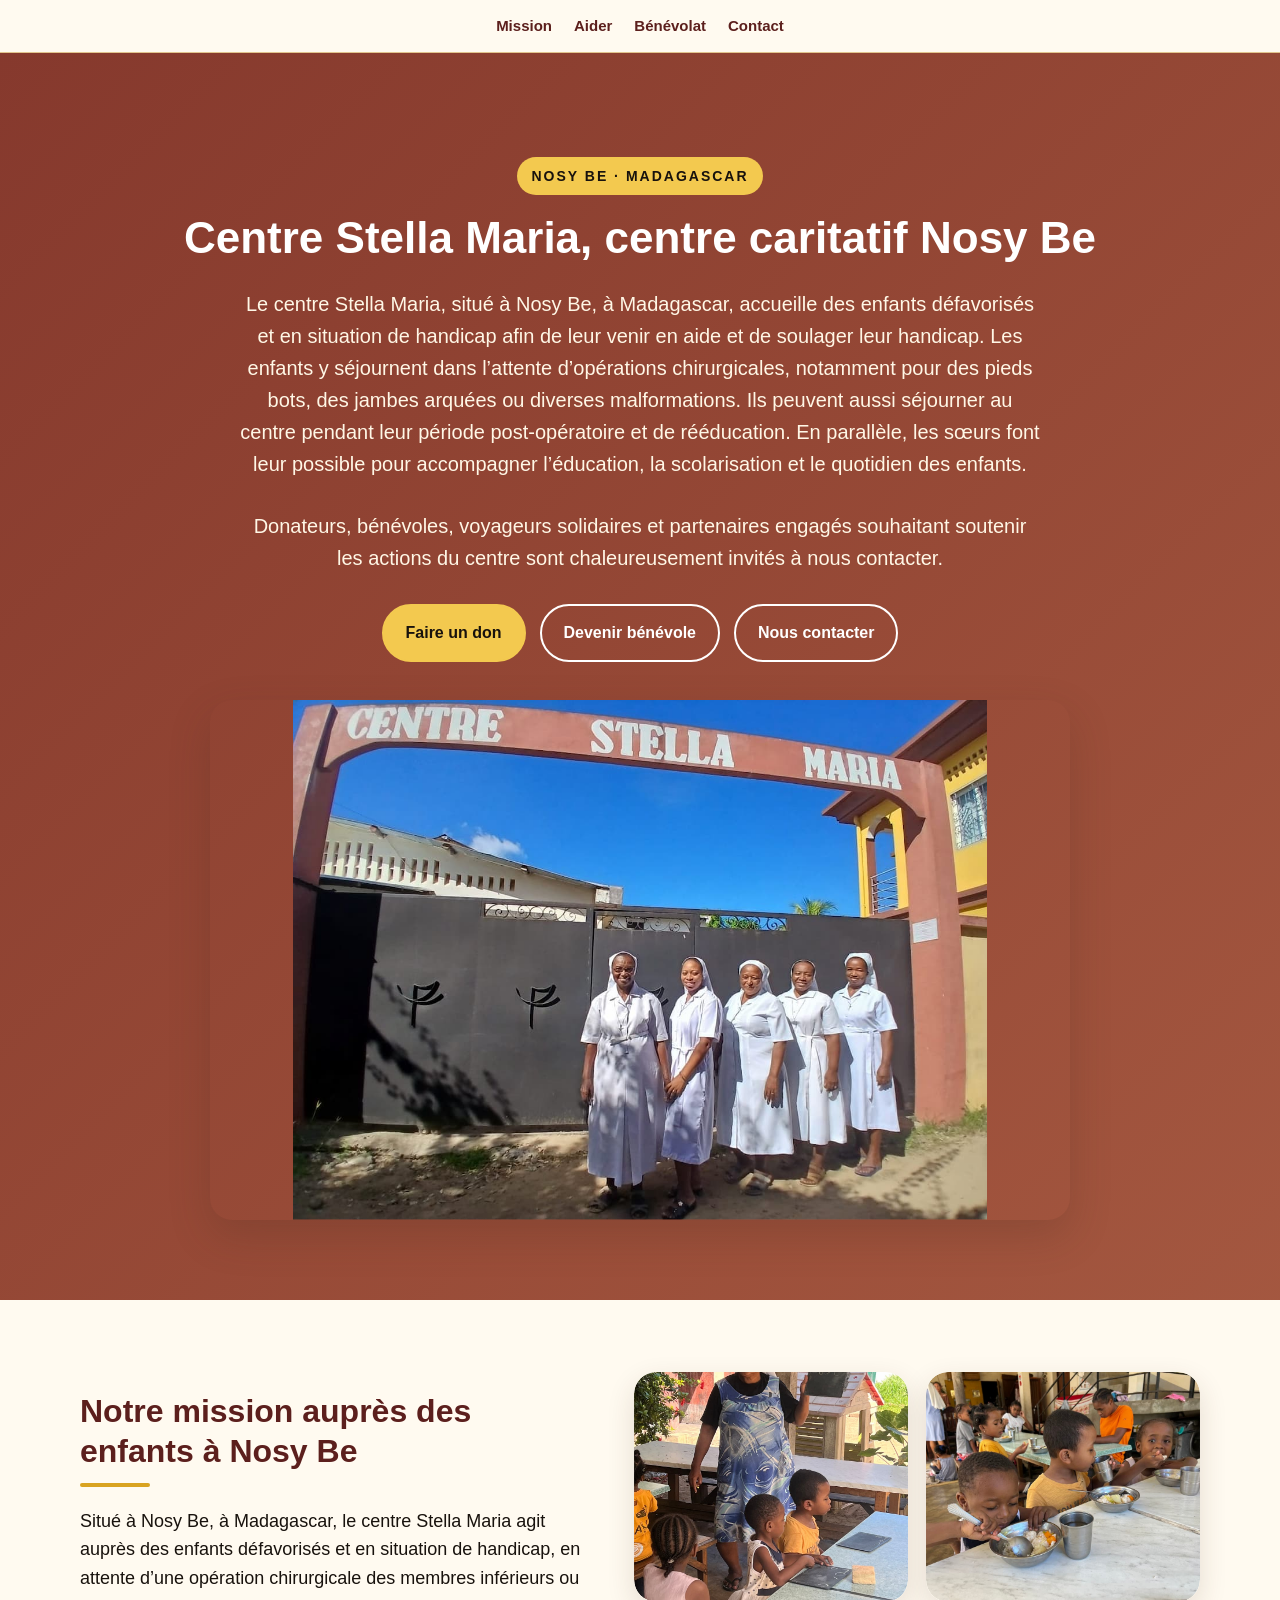
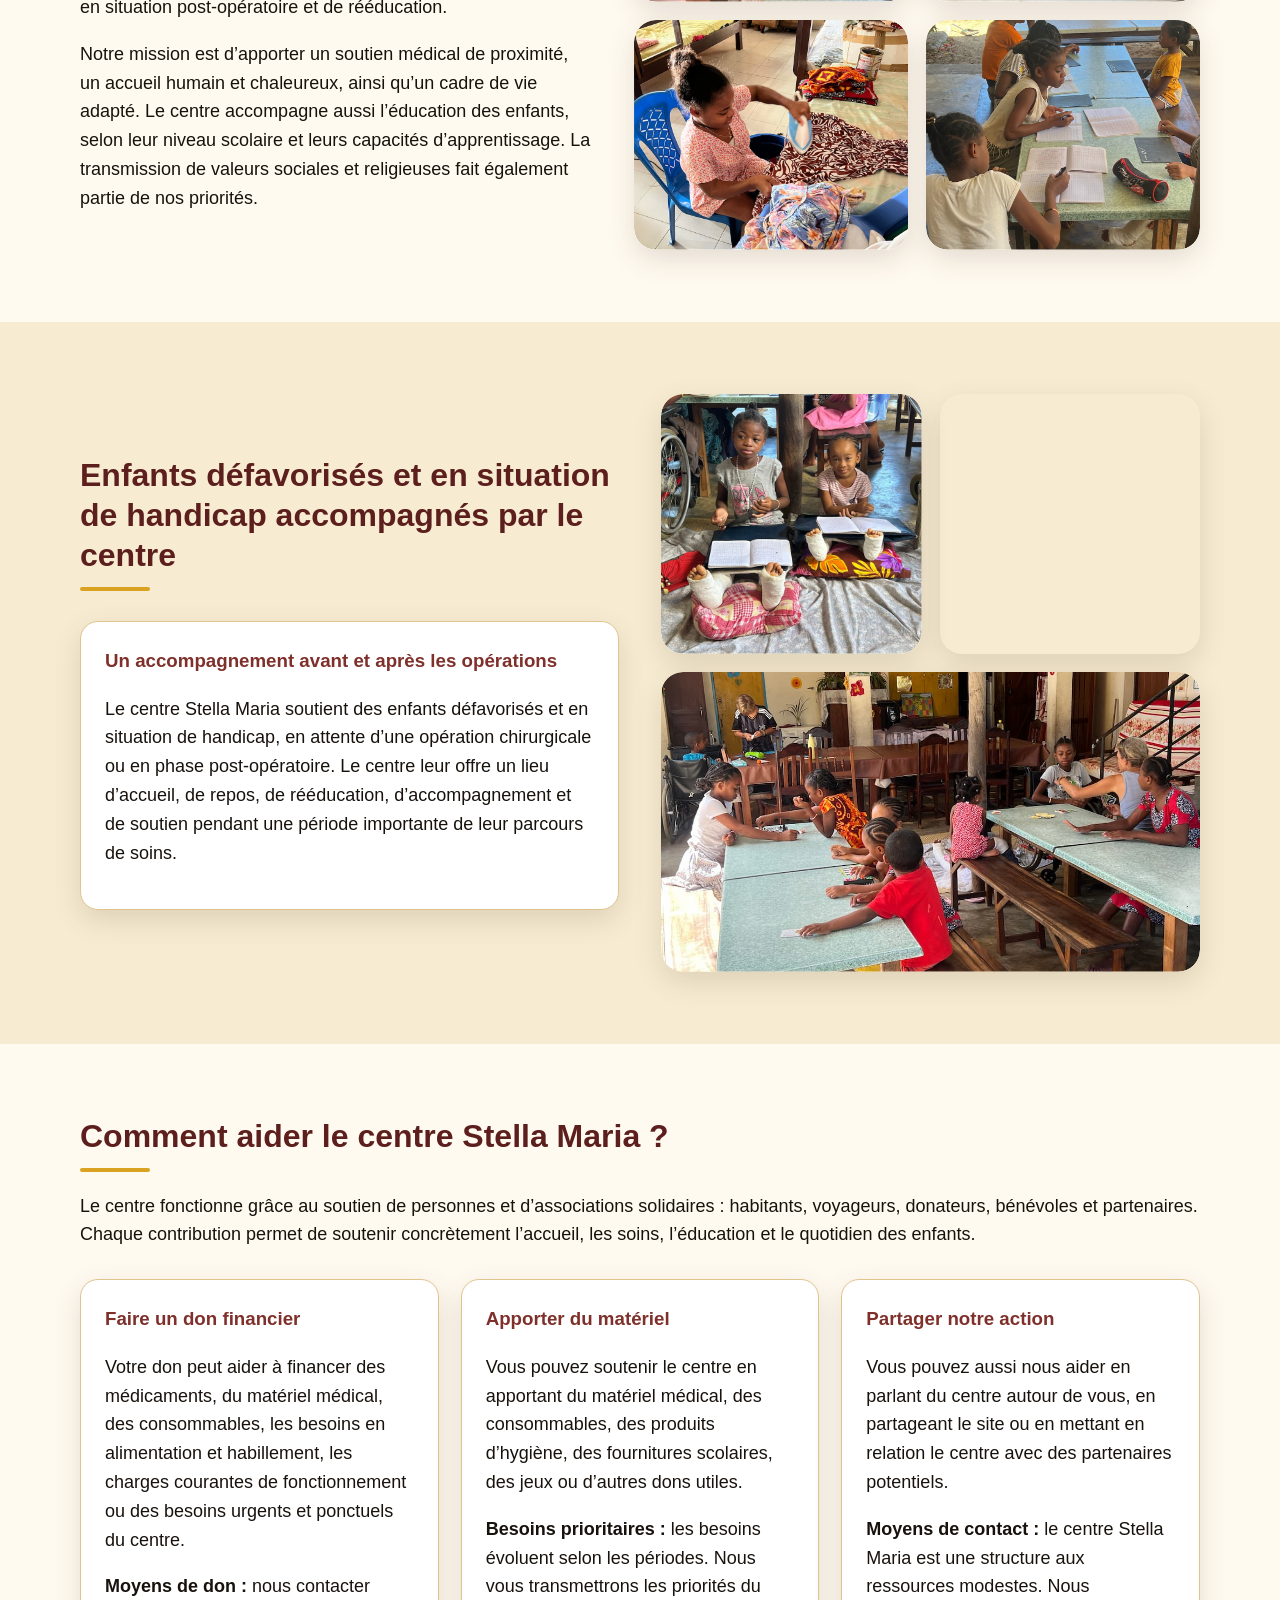
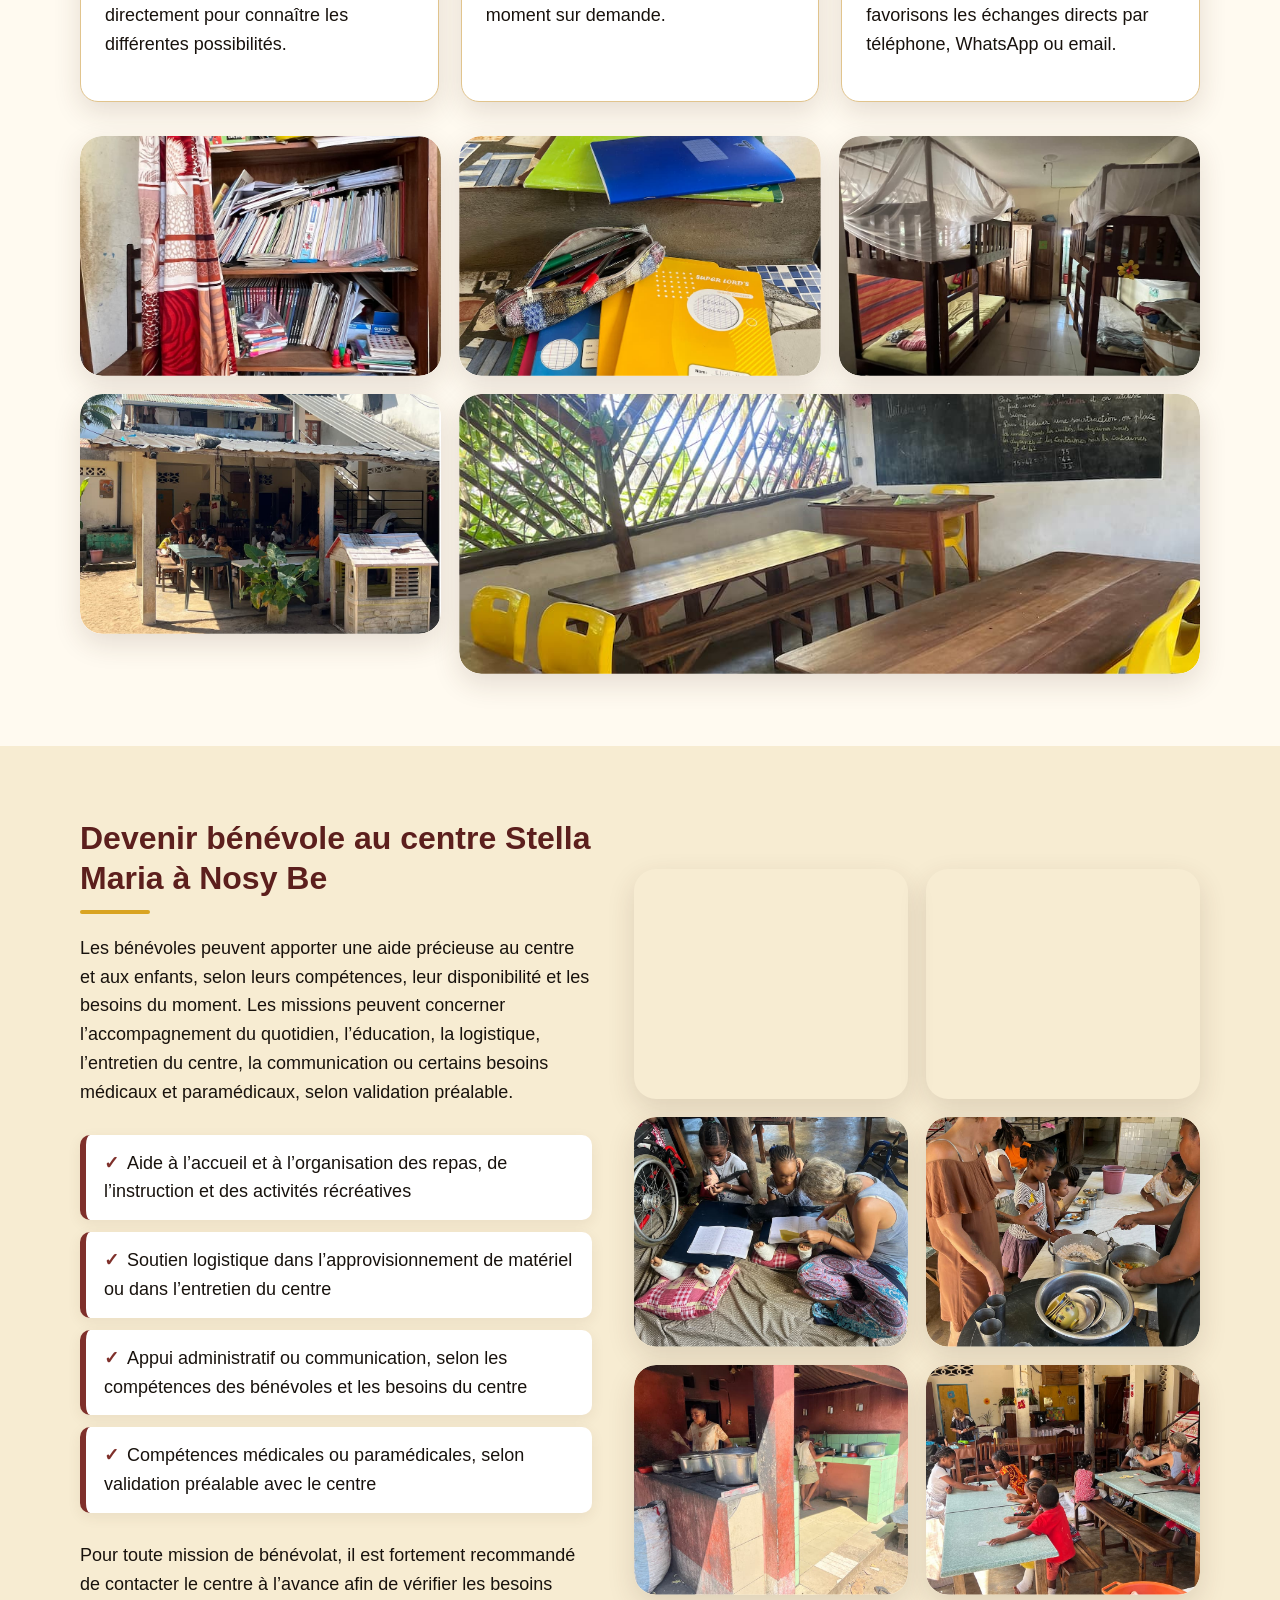
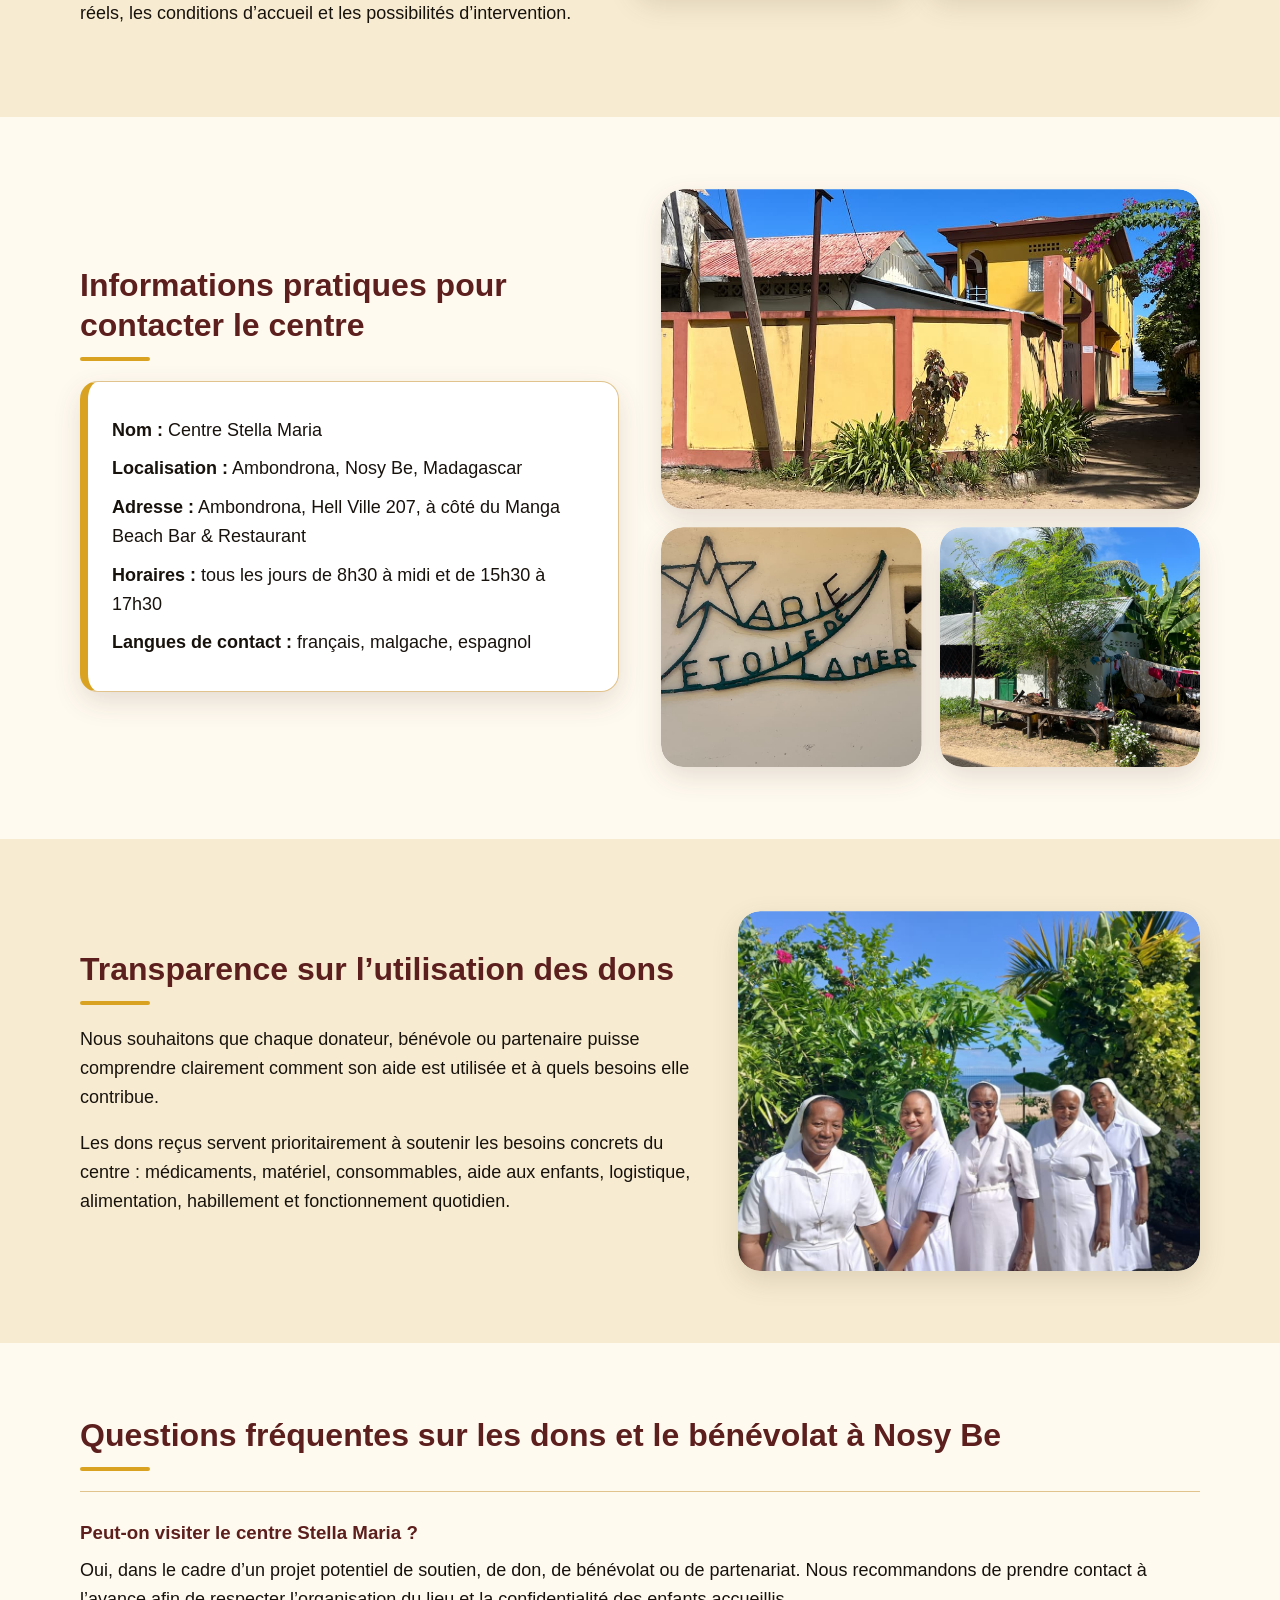
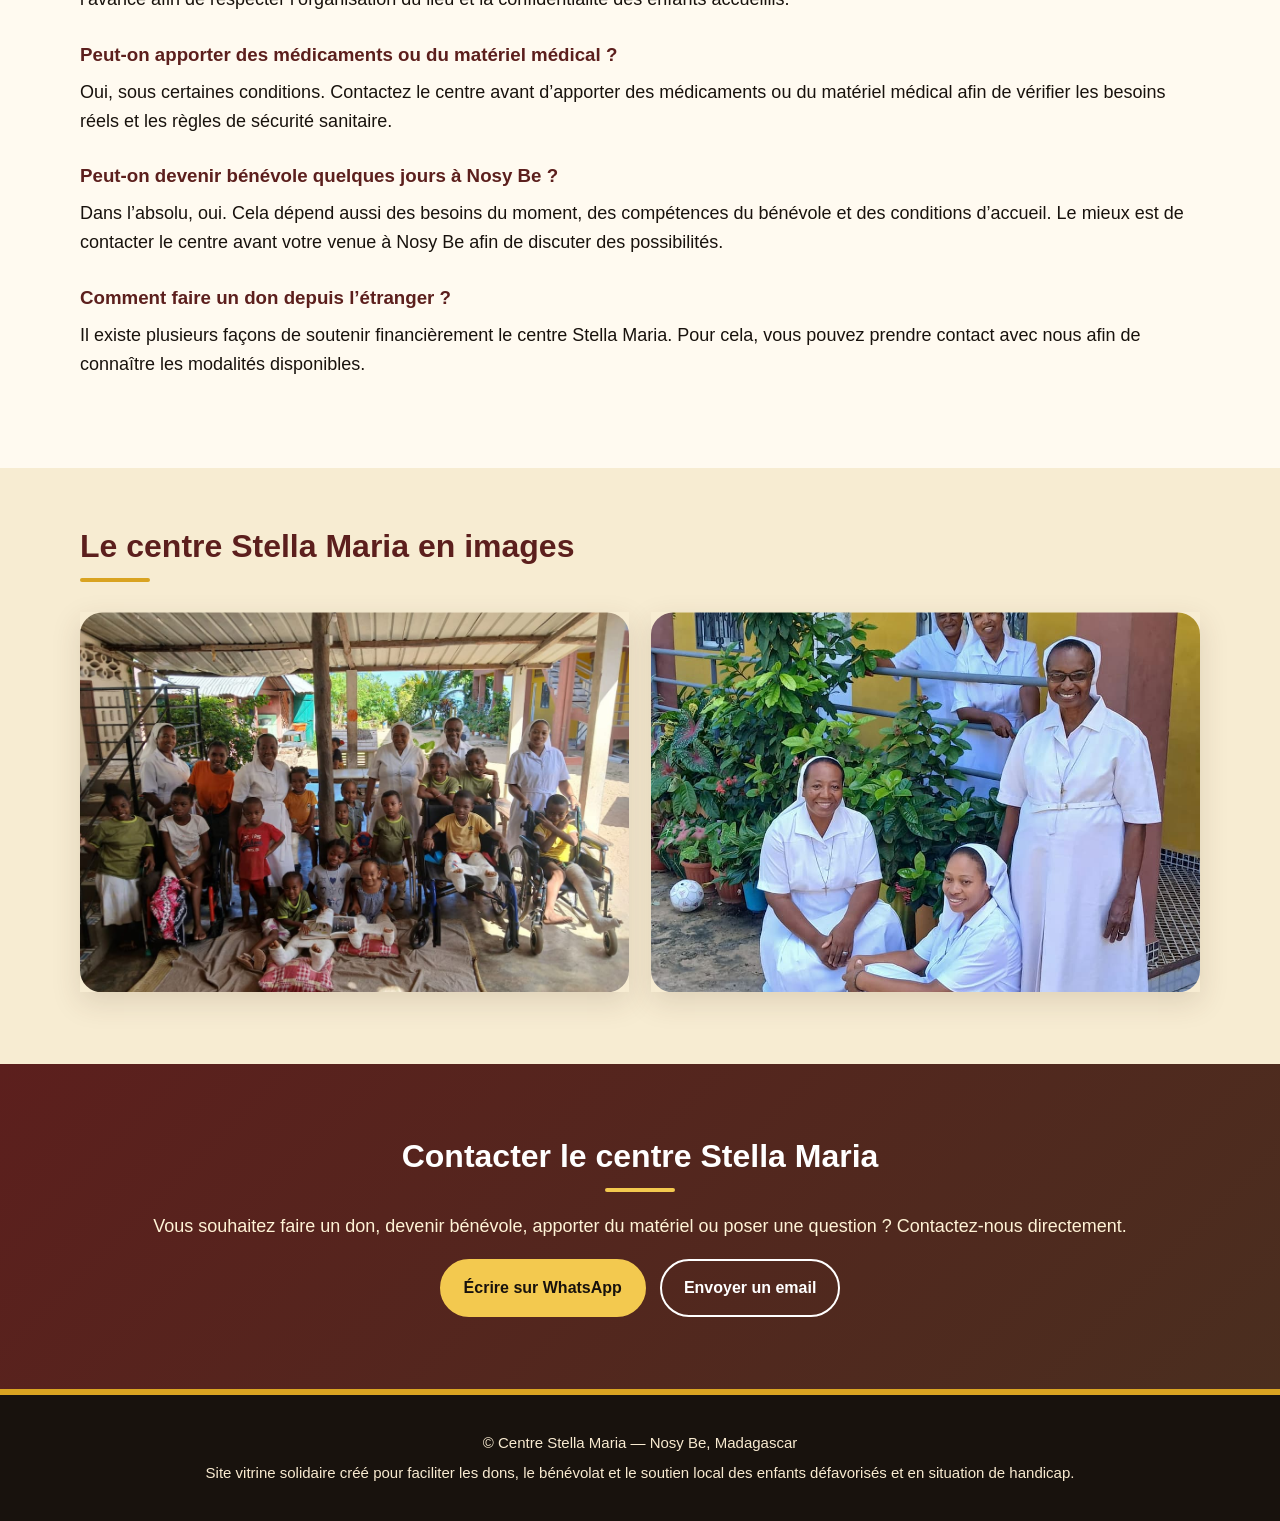
<file: index.html>
<!DOCTYPE html>
<html lang="fr">
<head>
  <meta charset="UTF-8">
  <meta name="viewport" content="width=device-width, initial-scale=1.0">

  <title>Centre Stella Maria de Nosy Be | Dons, bénévolat et aide aux enfants défavorisés</title>

  <meta name="description" content="Le centre Stella Maria à Nosy Be, Madagascar, accueille des enfants défavorisés et en situation de handicap, en attente d’opérations chirurgicales ou en phase post-opératoire. Découvrez comment soutenir notre centre, faire un don ou devenir bénévole.">

  <meta name="robots" content="index, follow">
  <meta name="author" content="Centre Stella Maria">
  <meta name="theme-color" content="#7f302b">

  <link rel="canonical" href="https://centrestellamaria.github.io/">
  
<link rel="icon" type="image/png" href="/favicon.png">
<link rel="shortcut icon" href="/favicon.ico">
<link rel="apple-touch-icon" href="/favicon.png">
  
  <meta property="og:title" content="Centre Stella Maria à Nosy Be | Dons, bénévolat et aide aux enfants défavorisés">
  <meta property="og:description" content="Soutenez le centre Stella Maria à Nosy Be : dons, matériel, bénévolat et aide aux enfants défavorisés et en situation de handicap.">
  <meta property="og:type" content="website">
  <meta property="og:locale" content="fr_FR">
  <meta property="og:url" content="https://centrestellamaria.github.io/">
  <meta property="og:site_name" content="Centre Stella Maria">
  <meta property="og:image" content="https://centrestellamaria.github.io/images/soeurs-portail.jpg">
  <meta property="og:image:alt" content="Sœurs devant le portail du Centre Stella Maria à Nosy Be, Madagascar">

  <meta name="twitter:card" content="summary_large_image">
  <meta name="twitter:title" content="Centre Stella Maria à Nosy Be">
  <meta name="twitter:description" content="Centre caritatif à Nosy Be accueillant des enfants défavorisés et en situation de handicap. Découvrez comment faire un don ou devenir bénévole.">
  <meta name="twitter:image" content="https://centrestellamaria.github.io/images/soeurs-portail.jpg">

  <link rel="preload" as="image" href="images/soeurs-portail.jpg">
  <link rel="stylesheet" href="style.css">
  <style>
  main figure,
  main .photo-card,
  main .hero-photo,
  main .final-gallery .photo-card,
  main .media-mosaic .photo-card,
  main .transparency-photo {
    border-radius: 22px !important;
    overflow: hidden !important;
  }

  main img,
  main figure img,
  main .photo-card img,
  main .hero-photo img,
  main .final-gallery img,
  main .media-mosaic img,
  main .transparency-photo img {
    border-radius: 22px !important;
    clip-path: inset(0 round 22px) !important;
    display: block !important;
  }
</style>

  <script type="application/ld+json">
  {
    "@context": "https://schema.org",
    "@type": "NGO",
    "@id": "https://centrestellamaria.github.io/#organization",
    "name": "Centre Stella Maria",
    "url": "https://centrestellamaria.github.io/",
    "description": "Centre caritatif situé à Nosy Be, Madagascar, accueillant des enfants défavorisés et en situation de handicap en attente d'opérations chirurgicales ou en phase post-opératoire.",
    "image": "https://centrestellamaria.github.io/images/soeurs-portail.jpg",
    "email": "rasoamiarakaj@yahoo.com",
    "address": {
      "@type": "PostalAddress",
      "streetAddress": "Ambondrona, Hell Ville 207",
      "addressLocality": "Nosy Be",
      "addressCountry": "MG"
    },
    "areaServed": {
      "@type": "Place",
      "name": "Nosy Be, Madagascar"
    },
    "knowsAbout": [
      "centre caritatif à Nosy Be",
      "bénévolat à Nosy Be",
      "dons pour enfants à Madagascar",
      "aide aux enfants défavorisés",
      "aide aux enfants en situation de handicap",
      "soutien post-opératoire",
      "aide humanitaire à Madagascar"
    ]
  }
  </script>

  <script type="application/ld+json">
  {
    "@context": "https://schema.org",
    "@type": "WebSite",
    "@id": "https://centrestellamaria.github.io/#website",
    "name": "Centre Stella Maria",
    "url": "https://centrestellamaria.github.io/",
    "inLanguage": "fr"
  }
  </script>

  <script type="application/ld+json">
  {
    "@context": "https://schema.org",
    "@type": "WebPage",
    "@id": "https://centrestellamaria.github.io/#webpage",
    "url": "https://centrestellamaria.github.io/",
    "name": "Centre Stella Maria à Nosy Be",
    "description": "Page du Centre Stella Maria à Nosy Be, Madagascar, présentant la mission du centre, les possibilités de don, de bénévolat et de soutien.",
    "isPartOf": {
      "@id": "https://centrestellamaria.github.io/#website"
    },
    "about": {
      "@id": "https://centrestellamaria.github.io/#organization"
    },
    "primaryImageOfPage": {
      "@type": "ImageObject",
      "url": "https://centrestellamaria.github.io/images/soeurs-portail.jpg"
    },
    "inLanguage": "fr"
  }
  </script>

  <script type="application/ld+json">
  {
    "@context": "https://schema.org",
    "@type": "FAQPage",
    "mainEntity": [
      {
        "@type": "Question",
        "name": "Peut-on visiter le Centre Stella Maria à Nosy Be ?",
        "acceptedAnswer": {
          "@type": "Answer",
          "text": "Oui, dans le cadre d'un projet potentiel de soutien, de don, de bénévolat ou de partenariat. Il est recommandé de prendre contact à l'avance afin de respecter l'organisation du lieu et la confidentialité des enfants accueillis."
        }
      },
      {
        "@type": "Question",
        "name": "Peut-on apporter des médicaments ou du matériel médical ?",
        "acceptedAnswer": {
          "@type": "Answer",
          "text": "Oui, sous certaines conditions. Il est nécessaire de contacter le centre avant d'apporter des médicaments ou du matériel médical afin de vérifier les besoins réels et les règles de sécurité sanitaire."
        }
      },
      {
        "@type": "Question",
        "name": "Peut-on devenir bénévole quelques jours à Nosy Be ?",
        "acceptedAnswer": {
          "@type": "Answer",
          "text": "Oui, cela peut être possible selon les besoins du moment, les compétences du bénévole et les conditions d'accueil du centre. Il est préférable de contacter le Centre Stella Maria avant votre venue à Nosy Be."
        }
      },
      {
        "@type": "Question",
        "name": "Comment faire un don depuis l’étranger ?",
        "acceptedAnswer": {
          "@type": "Answer",
          "text": "Il existe plusieurs façons de soutenir financièrement le Centre Stella Maria. Pour connaître les modalités disponibles, il est recommandé de prendre contact directement avec le centre."
        }
      }
    ]
  }
  </script>
</head>

<body>
  <header class="site-header">
    <nav class="nav" aria-label="Navigation principale">
      <a href="#mission">Mission</a>
      <a href="#aider">Aider</a>
      <a href="#benevolat">Bénévolat</a>
      <a href="#contact">Contact</a>
    </nav>
  </header>

  <main>

    <section class="hero">
      <div class="hero-content">
        <p class="tagline">Nosy Be · Madagascar</p>

        <h1>Centre Stella Maria, centre caritatif Nosy Be</h1>

        <p class="hero-text">
          Le centre Stella Maria, situé à Nosy Be, à Madagascar, accueille des enfants défavorisés et en situation de handicap afin de leur venir en aide et de soulager leur handicap. Les enfants y séjournent dans l’attente d’opérations chirurgicales, notamment pour des pieds bots, des jambes arquées ou diverses malformations. Ils peuvent aussi séjourner au centre pendant leur période post-opératoire et de rééducation. En parallèle, les sœurs font leur possible pour accompagner l’éducation, la scolarisation et le quotidien des enfants.
        </p>

        <p class="hero-text">
          Donateurs, bénévoles, voyageurs solidaires et partenaires engagés souhaitant soutenir les actions du centre sont chaleureusement invités à nous contacter.
        </p>

        <div class="hero-buttons">
          <a class="button primary" href="#aider">Faire un don</a>
          <a class="button secondary" href="#benevolat">Devenir bénévole</a>
          <a class="button secondary" href="#contact">Nous contacter</a>
        </div>

        <figure class="hero-photo">
          <img src="images/soeurs-portail.jpg" alt="Sœurs devant le portail du Centre Stella Maria à Ambondrona, Nosy Be, Madagascar" fetchpriority="high" decoding="async">
        </figure>
      </div>
    </section>

    <section id="mission" class="section">
      <div class="container">
        <div class="section-layout">
          <div class="section-text">
            <h2>Notre mission auprès des enfants à Nosy Be</h2>

            <p>Situé à Nosy Be, à Madagascar, le centre Stella Maria agit auprès des enfants défavorisés et en situation de handicap, en attente d’une opération chirurgicale des membres inférieurs ou en situation post-opératoire et de rééducation.</p>

            <p>Notre mission est d’apporter un soutien médical de proximité, un accueil humain et chaleureux, ainsi qu’un cadre de vie adapté. Le centre accompagne aussi l’éducation des enfants, selon leur niveau scolaire et leurs capacités d’apprentissage. La transmission de valeurs sociales et religieuses fait également partie de nos priorités.</p>
          </div>

          <div class="media-mosaic mission-media">
            <figure class="photo-card">
              <img src="images/odile-ardoise.jpg" alt="Activité éducative au tableau avec les enfants du Centre Stella Maria à Nosy Be" loading="lazy" decoding="async">
            </figure>
            <figure class="photo-card">
              <img src="images/repas-enfants.jpg" alt="Repas des enfants accueillis au Centre Stella Maria à Nosy Be" loading="lazy" decoding="async">
            </figure>
            <figure class="photo-card">
              <img src="images/repassage.jpg" alt="Entretien du linge et repassage au Centre Stella Maria à Nosy Be" loading="lazy" decoding="async">
            </figure>
            <figure class="photo-card">
              <img src="images/devoirs-table.jpg" alt="Devoirs et travail scolaire des enfants au Centre Stella Maria à Nosy Be" loading="lazy" decoding="async">
            </figure>
          </div>
        </div>
      </div>
    </section>

    <section class="section light">
      <div class="container">
        <div class="section-layout reverse">
          <div class="section-text">
            <h2>Enfants défavorisés et en situation de handicap accompagnés par le centre</h2>

            <div class="cards single-card">
              <article class="card">
                <h3>Un accompagnement avant et après les opérations</h3>
                <p>Le centre Stella Maria soutient des enfants défavorisés et en situation de handicap, en attente d’une opération chirurgicale ou en phase post-opératoire. Le centre leur offre un lieu d’accueil, de repos, de rééducation, d’accompagnement et de soutien pendant une période importante de leur parcours de soins.</p>
              </article>
            </div>
          </div>

          <div class="media-mosaic children-media">
            <figure class="photo-card">
              <img src="images/enfants-platres.jpg" alt="Enfants en situation de handicap accompagnés par le centre Stella Maria en période de soins ou de convalescence" loading="lazy" decoding="async">
            </figure>
            <figure class="photo-card">
              <img src="images/jeux-enfants.jpg" alt="Enfants du Centre Stella Maria pendant un moment de jeu à Nosy Be" loading="lazy" decoding="async">
            </figure>
            <figure class="photo-card wide">
              <img src="images/salle-principale.jpg" alt="Salle principale du Centre Stella Maria à Nosy Be" loading="lazy" decoding="async">
            </figure>
          </div>
        </div>
      </div>
    </section>

    <section id="aider" class="section">
      <div class="container">
        <h2>Comment aider le centre Stella Maria ?</h2>

        <p>Le centre fonctionne grâce au soutien de personnes et d’associations solidaires : habitants, voyageurs, donateurs, bénévoles et partenaires. Chaque contribution permet de soutenir concrètement l’accueil, les soins, l’éducation et le quotidien des enfants.</p>

        <div class="cards">
          <article class="card">
            <h3>Faire un don financier</h3>
            <p>Votre don peut aider à financer des médicaments, du matériel médical, des consommables, les besoins en alimentation et habillement, les charges courantes de fonctionnement ou des besoins urgents et ponctuels du centre.</p>
            <p><strong>Moyens de don :</strong> nous contacter directement pour connaître les différentes possibilités.</p>
          </article>

          <article class="card">
            <h3>Apporter du matériel</h3>
            <p>Vous pouvez soutenir le centre en apportant du matériel médical, des consommables, des produits d’hygiène, des fournitures scolaires, des jeux ou d’autres dons utiles.</p>
            <p><strong>Besoins prioritaires :</strong> les besoins évoluent selon les périodes. Nous vous transmettrons les priorités du moment sur demande.</p>
          </article>

          <article class="card">
            <h3>Partager notre action</h3>
            <p>Vous pouvez aussi nous aider en parlant du centre autour de vous, en partageant le site ou en mettant en relation le centre avec des partenaires potentiels.</p>
            <p><strong>Moyens de contact :</strong> le centre Stella Maria est une structure aux ressources modestes. Nous favorisons les échanges directs par téléphone, WhatsApp ou email.</p>
          </article>
        </div>

        <div class="media-mosaic support-media">
          <figure class="photo-card">
            <img src="images/bibliotheque.jpg" alt="Bibliothèque et supports éducatifs du Centre Stella Maria à Nosy Be" loading="lazy" decoding="async">
          </figure>
          <figure class="photo-card">
            <img src="images/cahiers.jpg" alt="Cahiers et matériel scolaire utilisés par les enfants du Centre Stella Maria" loading="lazy" decoding="async">
          </figure>
          <figure class="photo-card">
            <img src="images/dortoirs.jpg" alt="Dortoirs du Centre Stella Maria à Nosy Be" loading="lazy" decoding="async">
          </figure>
          <figure class="photo-card">
            <img src="images/salle-principale-maisonnette.jpg" alt="Salle principale de la maisonnette du Centre Stella Maria à Nosy Be" loading="lazy" decoding="async">
          </figure>
          <figure class="photo-card wide">
            <img src="images/classe.jpg" alt="Classe et espace éducatif du Centre Stella Maria à Nosy Be" loading="lazy" decoding="async">
          </figure>
        </div>
      </div>
    </section>

    <section id="benevolat" class="section light">
      <div class="container">
        <div class="section-layout">
          <div class="section-text">
            <h2>Devenir bénévole au centre Stella Maria à Nosy Be</h2>

            <p>Les bénévoles peuvent apporter une aide précieuse au centre et aux enfants, selon leurs compétences, leur disponibilité et les besoins du moment. Les missions peuvent concerner l’accompagnement du quotidien, l’éducation, la logistique, l’entretien du centre, la communication ou certains besoins médicaux et paramédicaux, selon validation préalable.</p>

            <ul class="check-list">
              <li>Aide à l’accueil et à l’organisation des repas, de l’instruction et des activités récréatives</li>
              <li>Soutien logistique dans l’approvisionnement de matériel ou dans l’entretien du centre</li>
              <li>Appui administratif ou communication, selon les compétences des bénévoles et les besoins du centre</li>
              <li>Compétences médicales ou paramédicales, selon validation préalable avec le centre</li>
            </ul>

            <p>Pour toute mission de bénévolat, il est fortement recommandé de contacter le centre à l’avance afin de vérifier les besoins réels, les conditions d’accueil et les possibilités d’intervention.</p>
          </div>

          <div class="media-mosaic volunteer-media">
            <figure class="photo-card">
              <img src="images/ecole-enfants.jpg" alt="Activité éducative avec les enfants du Centre Stella Maria à Nosy Be" loading="lazy" decoding="async">
            </figure>
            <figure class="photo-card">
              <img src="images/hadri.jpg" alt="Bénévolat et accompagnement des enfants au Centre Stella Maria à Nosy Be" loading="lazy" decoding="async">
            </figure>
            <figure class="photo-card">
              <img src="images/lina-platres.jpg" alt="Enfant accompagnée avec des plâtres au Centre Stella Maria à Nosy Be" loading="lazy" decoding="async">
            </figure>
            <figure class="photo-card">
              <img src="images/marizia.jpg" alt="Enfant accueillie et accompagnée au Centre Stella Maria à Nosy Be" loading="lazy" decoding="async">
            </figure>
            <figure class="photo-card">
              <img src="images/cuisine.jpg" alt="Cuisine du Centre Stella Maria à Nosy Be" loading="lazy" decoding="async">
            </figure>
            <figure class="photo-card">
              <img src="images/salle-principale.jpg" alt="Salle principale utilisée pour l’accueil des enfants au Centre Stella Maria à Nosy Be" loading="lazy" decoding="async">
            </figure>
          </div>
        </div>
      </div>
    </section>

    <section class="section">
      <div class="container">
        <div class="section-layout reverse">
          <div class="section-text">
            <h2>Informations pratiques pour contacter le centre</h2>

            <div class="info-box">
              <p><strong>Nom :</strong> Centre Stella Maria</p>
              <p><strong>Localisation :</strong> Ambondrona, Nosy Be, Madagascar</p>
              <p><strong>Adresse :</strong> Ambondrona, Hell Ville 207, à côté du Manga Beach Bar & Restaurant</p>
              <p><strong>Horaires :</strong> tous les jours de 8h30 à midi et de 15h30 à 17h30</p>
              <p><strong>Langues de contact :</strong> français, malgache, espagnol</p>
            </div>
          </div>

          <div class="media-mosaic practical-media">
            <figure class="photo-card wide">
              <img src="images/facade-rue-centre.jpg" alt="Façade du Centre Stella Maria côté rue à Ambondrona, Nosy Be" loading="lazy" decoding="async">
            </figure>
            <figure class="photo-card">
              <img src="images/etoile.jpg" alt="Étoile décorative au Centre Stella Maria à Nosy Be" loading="lazy" decoding="async">
            </figure>
            <figure class="photo-card">
              <img src="images/exterieur-classe.jpg" alt="Espace extérieur de classe du Centre Stella Maria à Nosy Be" loading="lazy" decoding="async">
            </figure>
          </div>
        </div>
      </div>
    </section>

    <section class="section light">
      <div class="container">
        <div class="section-layout transparency-layout">
          <div class="section-text">
            <h2>Transparence sur l’utilisation des dons</h2>

            <p>Nous souhaitons que chaque donateur, bénévole ou partenaire puisse comprendre clairement comment son aide est utilisée et à quels besoins elle contribue.</p>

            <p>Les dons reçus servent prioritairement à soutenir les besoins concrets du centre : médicaments, matériel, consommables, aide aux enfants, logistique, alimentation, habillement et fonctionnement quotidien.</p>
          </div>

          <figure class="photo-card transparency-photo">
            <img src="images/soeurs-mer.jpg" alt="Sœurs du Centre Stella Maria à Nosy Be, Madagascar" loading="lazy" decoding="async">
          </figure>
        </div>
      </div>
    </section>

    <section class="section">
      <div class="container">
        <h2>Questions fréquentes sur les dons et le bénévolat à Nosy Be</h2>

        <div class="faq">
          <h3>Peut-on visiter le centre Stella Maria ?</h3>
          <p>Oui, dans le cadre d’un projet potentiel de soutien, de don, de bénévolat ou de partenariat. Nous recommandons de prendre contact à l’avance afin de respecter l’organisation du lieu et la confidentialité des enfants accueillis.</p>

          <h3>Peut-on apporter des médicaments ou du matériel médical ?</h3>
          <p>Oui, sous certaines conditions. Contactez le centre avant d’apporter des médicaments ou du matériel médical afin de vérifier les besoins réels et les règles de sécurité sanitaire.</p>

          <h3>Peut-on devenir bénévole quelques jours à Nosy Be ?</h3>
          <p>Dans l’absolu, oui. Cela dépend aussi des besoins du moment, des compétences du bénévole et des conditions d’accueil. Le mieux est de contacter le centre avant votre venue à Nosy Be afin de discuter des possibilités.</p>

          <h3>Comment faire un don depuis l’étranger ?</h3>
          <p>Il existe plusieurs façons de soutenir financièrement le centre Stella Maria. Pour cela, vous pouvez prendre contact avec nous afin de connaître les modalités disponibles.</p>
        </div>
      </div>
    </section>

    <section class="section light gallery-final-section">
      <div class="container">
        <h2>Le centre Stella Maria en images</h2>

        <div class="final-gallery">
          <figure class="photo-card square">
            <img src="images/soeurs-enfants.jpg" alt="Sœurs avec les enfants accompagnés par le Centre Stella Maria à Nosy Be" loading="lazy" decoding="async">
          </figure>

          <figure class="photo-card square">
            <img src="images/soeurs-bethanie.jpg" alt="Sœurs de Béthanie engagées auprès du Centre Stella Maria à Nosy Be" loading="lazy" decoding="async">
          </figure>
        </div>
      </div>
    </section>

    <section id="contact" class="section contact-section">
      <div class="container">
        <h2>Contacter le centre Stella Maria</h2>

        <p>Vous souhaitez faire un don, devenir bénévole, apporter du matériel ou poser une question ? Contactez-nous directement.</p>

        <div class="contact-buttons">
          <a class="button primary" href="https://wa.me/2610344080779" target="_blank" rel="noopener">Écrire sur WhatsApp</a>
          <a class="button secondary" href="mailto:rasoamiarakaj@yahoo.com">Envoyer un email</a>
        </div>

      </div>
    </section>
  </main>

  <footer class="footer">
    <p>© Centre Stella Maria — Nosy Be, Madagascar</p>
    <p>Site vitrine solidaire créé pour faciliter les dons, le bénévolat et le soutien local des enfants défavorisés et en situation de handicap.</p>
  </footer>
</body>
</html>
</file>
<file: style.css>
/* =========================================================
   STYLE.CSS — Centre Stella Maria
   ========================================================= */

:root {
  --color-bg: #fffaf0;
  --color-bg-light: #f7ecd2;
  --color-ocre: #d9a321;
  --color-ocre-light: #f3c94f;
  --color-sand: #ead0a3;
  --color-bordeaux: #7f302b;
  --color-bordeaux-dark: #5c1f1d;
  --color-rust: #9c4a35;
  --color-brown: #4a2e1f;
  --color-black: #18120d;
  --color-white: #ffffff;
  --color-border: #e1c48d;
  --shadow-soft: 0 10px 28px rgba(74, 46, 31, 0.14);
  --shadow-strong: 0 16px 40px rgba(74, 46, 31, 0.22);
  --radius: 22px;
}

* { box-sizing: border-box; }
html { scroll-behavior: smooth; }

body {
  margin: 0;
  font-family: Arial, Helvetica, sans-serif;
  color: var(--color-black);
  background: var(--color-bg);
  line-height: 1.6;
}

.site-header {
  background: rgba(255, 250, 240, 0.96);
  border-bottom: 1px solid var(--color-border);
  position: sticky;
  top: 0;
  z-index: 10;
  backdrop-filter: blur(8px);
}

.nav {
  max-width: 1100px;
  margin: 0 auto;
  padding: 14px 20px;
  display: flex;
  justify-content: center;
  gap: 22px;
  flex-wrap: wrap;
}

.nav a {
  color: var(--color-bordeaux-dark);
  text-decoration: none;
  font-weight: bold;
  font-size: 15px;
}

.nav a:hover {
  color: var(--color-rust);
  text-decoration: underline;
}

.hero {
  background:
    linear-gradient(135deg, rgba(127, 48, 43, 0.94), rgba(156, 74, 53, 0.9)),
    linear-gradient(135deg, var(--color-ocre-light), var(--color-sand));
  padding: 90px 20px 80px;
  text-align: center;
  color: var(--color-white);
}

.hero-content {
  max-width: 920px;
  margin: 0 auto;
}

.tagline {
  display: inline-block;
  text-transform: uppercase;
  letter-spacing: 2px;
  color: var(--color-black);
  background: var(--color-ocre-light);
  font-weight: bold;
  font-size: 14px;
  margin-bottom: 18px;
  padding: 8px 14px;
  border-radius: 999px;
}

h1 { font-size: 44px; line-height: 1.15; margin: 0 0 24px; color: var(--color-white); }
.hero-text { font-size: 20px; max-width: 800px; margin: 0 auto 30px; color: #fff7e6; }

.hero-buttons,
.contact-buttons {
  display: flex;
  justify-content: center;
  gap: 14px;
  flex-wrap: wrap;
}

.button {
  display: inline-block;
  padding: 14px 22px;
  border-radius: 999px;
  text-decoration: none;
  font-weight: bold;
  transition: 0.2s ease;
}

.button.primary {
  background: var(--color-ocre-light);
  color: var(--color-black);
  border: 2px solid var(--color-ocre-light);
}

.button.primary:hover {
  background: var(--color-white);
  color: var(--color-bordeaux-dark);
  border-color: var(--color-white);
}

.button.secondary {
  background: transparent;
  color: var(--color-white);
  border: 2px solid var(--color-white);
}

.button.secondary:hover {
  background: var(--color-white);
  color: var(--color-bordeaux-dark);
}

.section { padding: 72px 20px; background: var(--color-bg); }
.section.light { background: var(--color-bg-light); }
.container { max-width: 1120px; margin: 0 auto; }

h2 {
  font-size: 32px;
  color: var(--color-bordeaux-dark);
  margin-top: 0;
  margin-bottom: 20px;
  line-height: 1.25;
}

h2::after {
  content: "";
  display: block;
  width: 70px;
  height: 4px;
  background: var(--color-ocre);
  margin-top: 12px;
  border-radius: 999px;
}

h3 { color: var(--color-bordeaux); margin-top: 0; }
p { font-size: 18px; }
a { color: var(--color-bordeaux); }
a:hover { color: var(--color-rust); }
figure { margin: 0; }

.cards { display: grid; grid-template-columns: repeat(3, 1fr); gap: 22px; margin-top: 30px; }
.single-card { grid-template-columns: 1fr; }

.card {
  background: var(--color-white);
  border: 1px solid var(--color-border);
  border-radius: 18px;
  padding: 24px;
  box-shadow: var(--shadow-soft);
}
.card:hover { box-shadow: var(--shadow-strong); }

.check-list { padding-left: 0; list-style: none; margin: 28px 0; }
.check-list li {
  background: var(--color-white);
  margin-bottom: 12px;
  padding: 14px 18px;
  border-left: 6px solid var(--color-bordeaux);
  border-radius: 10px;
  font-size: 18px;
  box-shadow: 0 4px 14px rgba(74, 46, 31, 0.08);
}
.check-list li::before { content: "✓"; color: var(--color-bordeaux); font-weight: bold; margin-right: 8px; }

.info-box {
  background: var(--color-white);
  border: 1px solid var(--color-border);
  border-left: 8px solid var(--color-ocre);
  border-radius: 18px;
  padding: 24px;
  box-shadow: var(--shadow-soft);
}
.info-box p { margin: 10px 0; }

.faq { border-top: 1px solid var(--color-border); }
.faq h3 { margin-top: 26px; margin-bottom: 8px; color: var(--color-bordeaux-dark); }
.faq p { margin-top: 0; }

.contact-section {
  background: linear-gradient(135deg, var(--color-bordeaux-dark), var(--color-brown));
  color: var(--color-white);
  text-align: center;
}
.contact-section h2 { color: var(--color-white); }
.contact-section h2::after { background: var(--color-ocre-light); margin-left: auto; margin-right: auto; }
.contact-section p { color: #fff3d6; }

.footer {
  background: var(--color-black);
  color: var(--color-white);
  text-align: center;
  padding: 30px 20px;
  border-top: 6px solid var(--color-ocre);
}
.footer p { font-size: 15px; margin: 6px 0; color: #f8ead0; }

.section-layout {
  display: grid;
  grid-template-columns: minmax(0, 0.95fr) minmax(0, 1.05fr);
  gap: 42px;
  align-items: center;
}
.section-layout.reverse { grid-template-columns: minmax(0, 1fr) minmax(0, 1fr); }
.section-text { min-width: 0; }

/* =========================================================
   PHOTOS
   ========================================================= */

.hero-photo {
  margin: 38px auto 0;
  max-width: 860px;
  border-radius: 0;
  overflow: visible;
  box-shadow: var(--shadow-strong);
}
.hero-photo img {
  display: block;
  width: 100%;
  height: auto;
  max-height: 520px;
  object-fit: contain;
  border-radius: 0;
}

/* Toutes les photo-card : arrondies */
.photo-card {
  border-radius: var(--radius);
  overflow: hidden;
  box-shadow: var(--shadow-soft);
}
.photo-card img {
  display: block;
  width: 100%;
  object-fit: cover;
  border-radius: 0;
}

.media-mosaic { display: grid; gap: 18px; align-items: start; }

.mission-media { grid-template-columns: repeat(2, minmax(0, 1fr)); }
.mission-media .photo-card img { height: 230px; }

.children-media { grid-template-columns: repeat(2, minmax(0, 1fr)); }
.children-media .photo-card img { height: 260px; }
.children-media .photo-card.wide { grid-column: 1 / -1; }
.children-media .photo-card.wide img { height: 300px; }

.support-media { grid-template-columns: repeat(3, minmax(0, 1fr)); margin-top: 34px; }
.support-media .photo-card img { height: 240px; }
.support-media .photo-card.wide { grid-column: span 2; }
.support-media .photo-card.wide img { height: 280px; }

.volunteer-media { grid-template-columns: repeat(2, minmax(0, 1fr)); }
.volunteer-media .photo-card img { height: 230px; }

.practical-media { grid-template-columns: repeat(2, minmax(0, 1fr)); }
.practical-media .photo-card img { height: 240px; }
.practical-media .photo-card.wide { grid-column: 1 / -1; }
.practical-media .photo-card.wide img { height: 320px; }

.transparency-layout { grid-template-columns: minmax(0, 1fr) minmax(260px, 0.75fr); }
.transparency-photo { border-radius: var(--radius); overflow: hidden; box-shadow: var(--shadow-soft); }
.transparency-photo img { display: block; width: 100%; height: 360px; object-fit: cover; border-radius: 0; }

.gallery-final-section { padding-top: 58px; }

.final-gallery {
  display: grid;
  grid-template-columns: repeat(2, minmax(0, 1fr));
  gap: 22px;
  margin-top: 30px;
}

/* Galerie finale : coins CARRES — écrase la règle .photo-card ci-dessus */
.gallery-final-section .final-gallery .photo-card {
  border-radius: 0 !important;
  overflow: visible !important;
}
.gallery-final-section .final-gallery .photo-card img {
  border-radius: 0 !important;
  height: 380px;
}

/* =========================================================
   RESPONSIVE
   ========================================================= */

@media (max-width: 1000px) {
  .section-layout,
  .section-layout.reverse,
  .transparency-layout { grid-template-columns: 1fr; }
  .support-media { grid-template-columns: repeat(2, minmax(0, 1fr)); }
  .support-media .photo-card.wide { grid-column: 1 / -1; }
  .transparency-photo img { height: 280px; }
}

@media (max-width: 800px) {
  h1 { font-size: 34px; }
  h2 { font-size: 28px; }
  p { font-size: 17px; }
  .hero { padding: 70px 20px 58px; }
  .hero-text { font-size: 18px; }
  .section { padding: 55px 20px; }
  .nav { gap: 14px; }
  .nav a { font-size: 14px; }
  .cards { grid-template-columns: 1fr; }

  .mission-media,
  .children-media,
  .support-media,
  .volunteer-media,
  .practical-media,
  .final-gallery { grid-template-columns: 1fr; }

  .support-media .photo-card.wide,
  .children-media .photo-card.wide,
  .practical-media .photo-card.wide { grid-column: auto; }

  .mission-media .photo-card img,
  .children-media .photo-card img,
  .children-media .photo-card.wide img,
  .support-media .photo-card img,
  .support-media .photo-card.wide img,
  .volunteer-media .photo-card img,
  .practical-media .photo-card img,
  .practical-media .photo-card.wide img,
  .transparency-photo img { height: 260px; }

  .gallery-final-section .final-gallery .photo-card img { height: 260px !important; }

  .button { width: 100%; max-width: 320px; text-align: center; }
}
</file>
